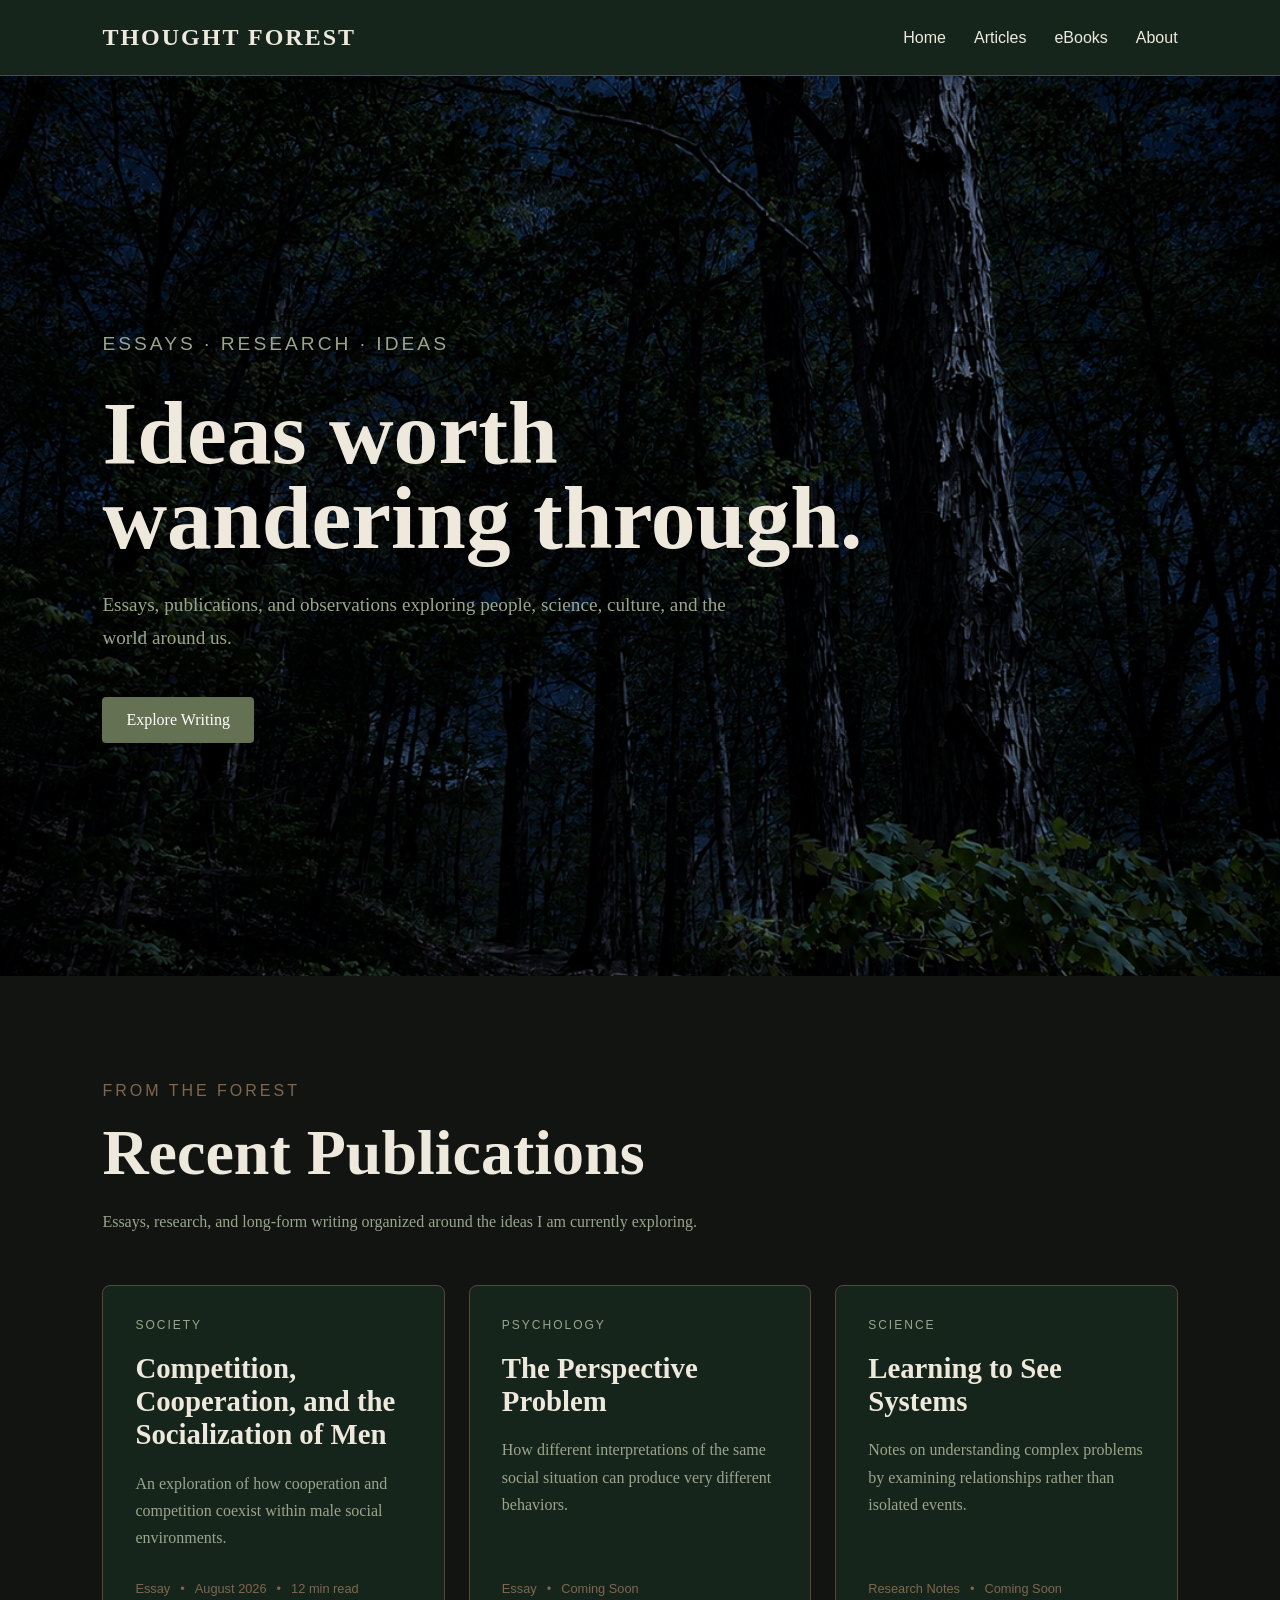
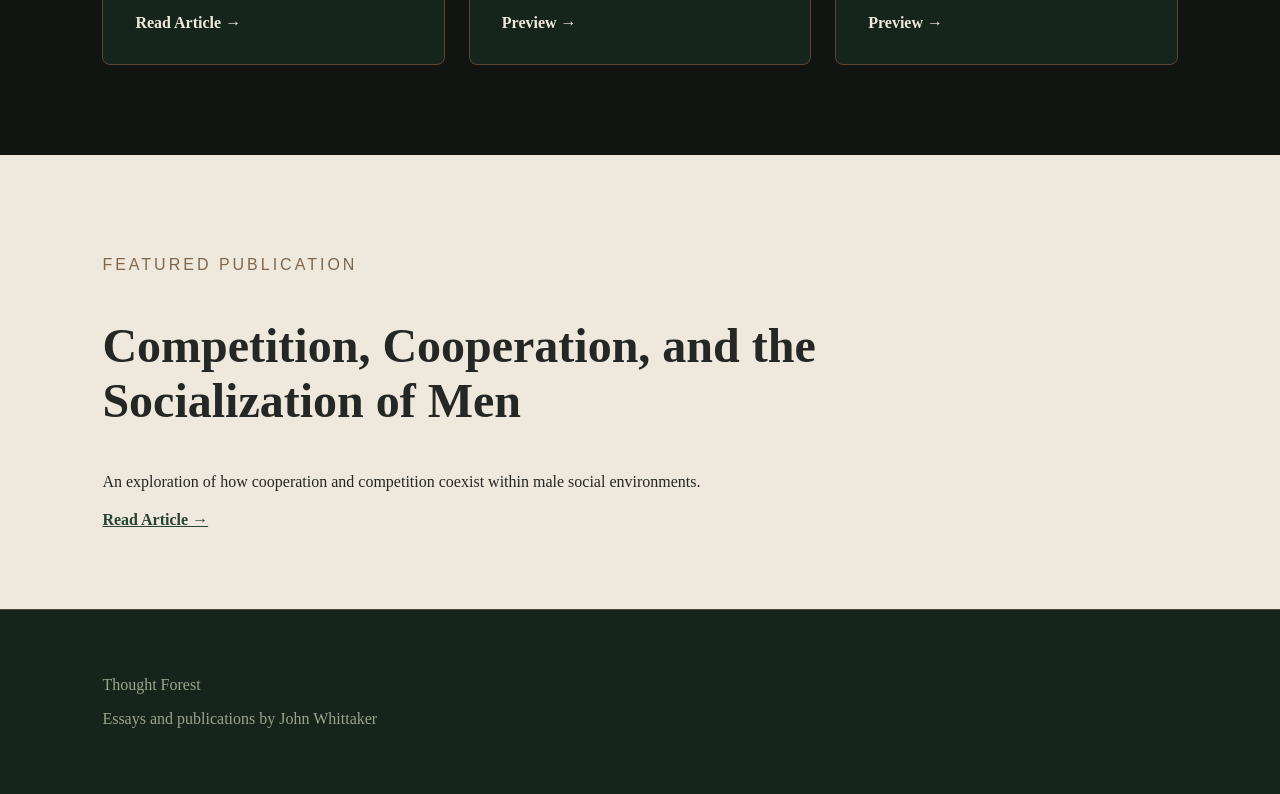
<file: index.html>
<!DOCTYPE html>
<html lang="en">
<head>
  <meta charset="UTF-8">
  <meta name="viewport" content="width=device-width, initial-scale=1.0">
  <title>Thought Forest</title>

  <link rel="stylesheet" href="colors.css">
</head>

<body>

  <header>
    <h1>Thought Forest</h1>

    <nav>
      <a href="index.html">Home</a>
      <a href="articles.html">Articles</a>
      <a href="ebooks.html">eBooks</a>
      <a href="about.html">About</a>
    </nav>
  </header>

  <main>

    <section class="hero">
      <p class="eyebrow">Essays · Research · Ideas</p>

      <h2>Ideas worth wandering through.</h2>

      <p>
        Essays, publications, and observations exploring
        people, science, culture, and the world around us.
      </p>

      <a class="button" href="articles.html">
        Explore Writing
      </a>
    </section>

<!--publications and articles--> 
    
    <section class="publications">

  <div class="section-heading">
    <p class="eyebrow">From the Forest</p>
    <h2>Recent Publications</h2>
    <p>
      Essays, research, and long-form writing organized
      around the ideas I am currently exploring.
    </p>
  </div>

  <div class="article-grid">

    <article class="article-card">
      <p class="article-topic">Society</p>

      <h3>
        Competition, Cooperation, and the Socialization of Men
      </h3>

      <p class="article-description">
        An exploration of how cooperation and competition
        coexist within male social environments.
      </p>

      <div class="article-meta">
        <span>Essay</span>
        <span>August 2026</span>
        <span>12 min read</span>
      </div>

      <a href="articles/articleimportant.html">
        Read Article →
      </a>
    </article>


    <article class="article-card">
      <p class="article-topic">Psychology</p>

      <h3>
        The Perspective Problem
      </h3>

      <p class="article-description">
        How different interpretations of the same social
        situation can produce very different behaviors.
      </p>

      <div class="article-meta">
        <span>Essay</span>
        <span>Coming Soon</span>
      </div>

      <a href="#">
        Preview →
      </a>
    </article>


    <article class="article-card">
      <p class="article-topic">Science</p>

      <h3>
        Learning to See Systems
      </h3>

      <p class="article-description">
        Notes on understanding complex problems by examining
        relationships rather than isolated events.
      </p>

      <div class="article-meta">
        <span>Research Notes</span>
        <span>Coming Soon</span>
      </div>

      <a href="#">
        Preview →
      </a>
    </article>

  </div>

</section>

<!--end of articles, beginning of featured-->
    
    <section class="featured">
      <p class="eyebrow">Featured Publication</p>

      <h2>
        Competition, Cooperation, and the Socialization of Men
      </h2>

      <p>
        An exploration of how cooperation and competition
        coexist within male social environments.
      </p>

      <a href="#">
        Read Article →
      </a>
    </section>

  </main>

  <footer>
    <p>Thought Forest</p>
    <p>Essays and publications by John Whittaker</p>
  </footer>

</body>
</html>
</file>
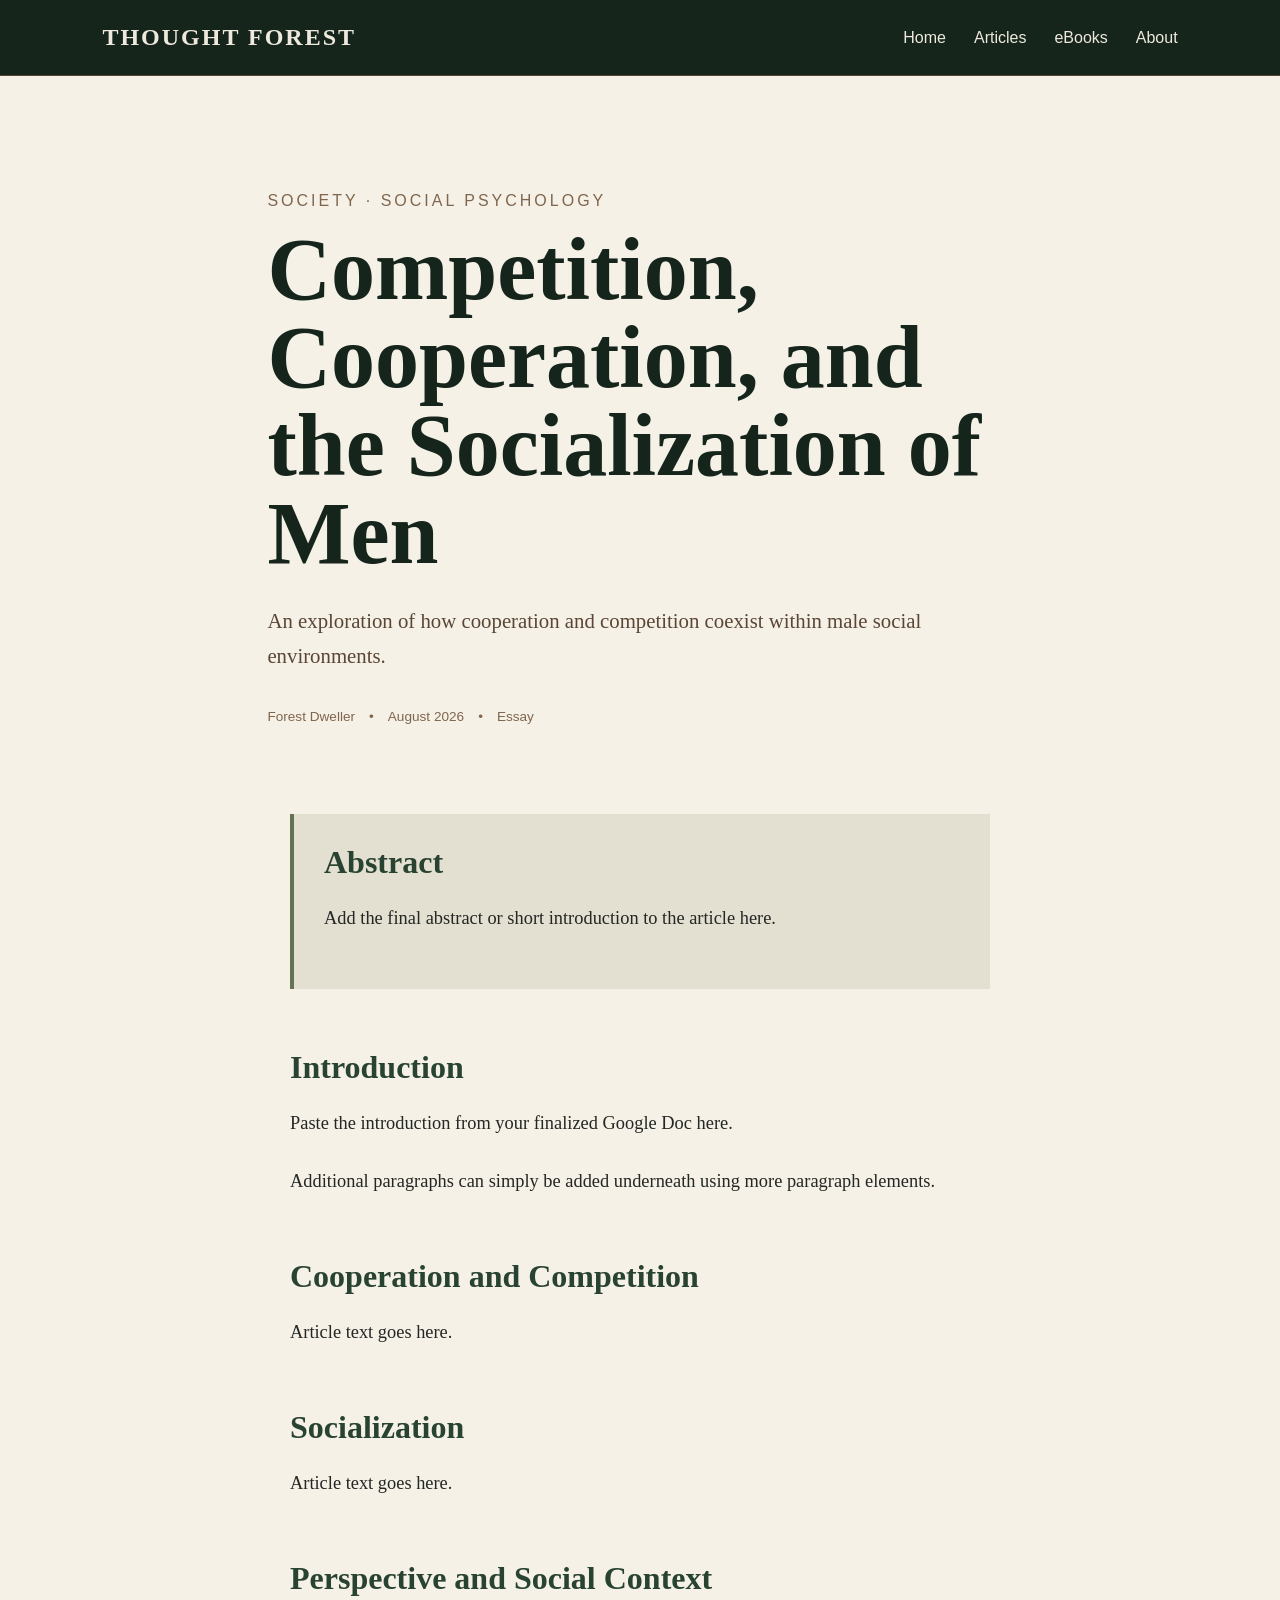
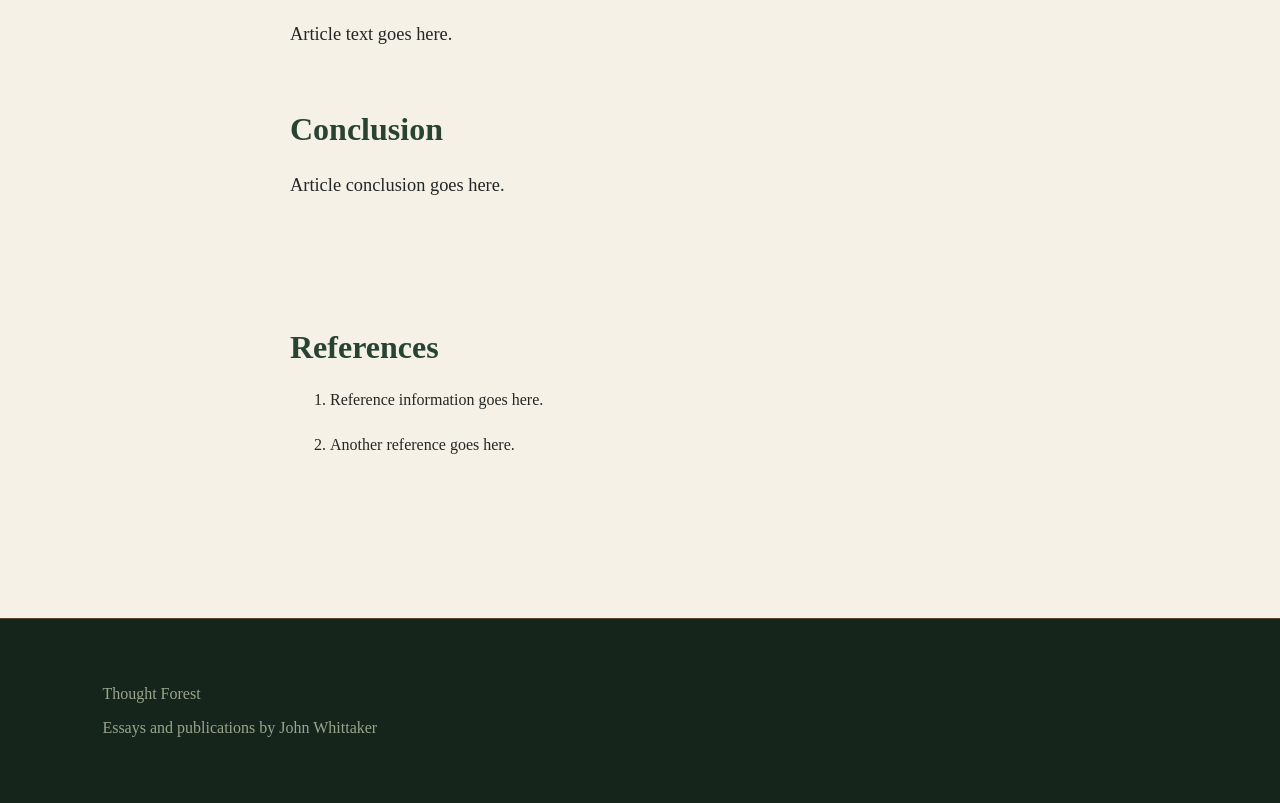
<file: articles/articleimportant.html>
<!DOCTYPE html>
<html lang="en">

<head>
  <meta charset="UTF-8">

  <meta
    name="viewport"
    content="width=device-width, initial-scale=1.0"
  >

  <title>
    Competition, Cooperation, and the Socialization of Men | Thought Forest
  </title>

  <link rel="stylesheet" href="../colors.css">
</head>


<body>

  <header>
    <h1>
      <a href="../index.html">Thought Forest</a>
    </h1>

    <nav>
      <a href="../index.html">Home</a>
      <a href="../articles.html">Articles</a>
      <a href="../ebooks.html">eBooks</a>
      <a href="../about.html">About</a>
    </nav>
  </header>


  <main>

    <article class="publication-page">

      <div class="article-header">

        <p class="eyebrow">
          Society · Social Psychology
        </p>

        <h1>
          Competition, Cooperation,
          and the Socialization of Men
        </h1>

        <p class="article-subtitle">
          An exploration of how cooperation and competition
          coexist within male social environments.
        </p>

        <div class="article-byline">
          <span>Forest Dweller</span>
          <span>August 2026</span>
          <span>Essay</span>
        </div>

      </div>


      <div class="article-body">

        <section class="abstract">

          <h2>Abstract</h2>

          <p>
            Add the final abstract or short introduction
            to the article here.
          </p>

        </section>


        <section>

          <h2>Introduction</h2>

          <p>
            Paste the introduction from your finalized
            Google Doc here.
          </p>

          <p>
            Additional paragraphs can simply be added
            underneath using more paragraph elements.
          </p>

        </section>


        <section>

          <h2>Cooperation and Competition</h2>

          <p>
            Article text goes here.
          </p>

        </section>


        <section>

          <h2>Socialization</h2>

          <p>
            Article text goes here.
          </p>

        </section>


        <section>

          <h2>Perspective and Social Context</h2>

          <p>
            Article text goes here.
          </p>

        </section>


        <section>

          <h2>Conclusion</h2>

          <p>
            Article conclusion goes here.
          </p>

        </section>


        <section class="references">

          <h2>References</h2>

          <ol>
            <li>
              Reference information goes here.
            </li>

            <li>
              Another reference goes here.
            </li>
          </ol>

        </section>

      </div>

    </article>

  </main>


  <footer>
    <p>Thought Forest</p>

    <p>
      Essays and publications by John Whittaker
    </p>
  </footer>

</body>

</html>
</file>
<file: colors.css>
:root {
  --forest-deep: #16251c;
  --forest: #294332;
  --moss: #657153;
  --sage: #9aa58b;

  --bark: #5b4635;
  --earth: #80664d;

  --charcoal: #242724;
  --black: #111411;

  --paper: #eee9dc;
  --cream: #f5f1e7;
}

* {
  box-sizing: border-box;
}

body {
  margin: 0;

  background: var(--black);
  color: var(--paper);

  font-family: Georgia, serif;
}

body > header {
  display: flex;
  justify-content: space-between;
  align-items: center;

  padding: 24px 8%;

  background: var(--forest-deep);
  border-bottom: 1px solid var(--bark);
}

body > header h1 {
  margin: 0;

  font-size: 1.5rem;
  letter-spacing: 2px;
  text-transform: uppercase;
}

nav {
  display: flex;
  gap: 28px;
}

nav a {
  color: var(--paper);
  text-decoration: none;

  font-family: Arial, sans-serif;
}

nav a:hover {
  color: var(--sage);
}

.hero {
  min-height: 70vh;

  display: flex;
  flex-direction: column;
  justify-content: center;

  padding: 8%;

  background: url("images/forest-night.jpg")
    center/cover no-repeat;
    min-height:100vh;
    position: relative;
}

.hero h2 {
  max-width: 800px;

  margin: 10px 0;

  font-size: clamp(3rem, 7vw, 6rem);
  line-height: 0.95;
}

.hero p {
  max-width: 650px;

  font-size: 1.2rem;
  line-height: 1.7;

  color: var(--sage);
}

.eyebrow {
  font-family: Arial, sans-serif;

  text-transform: uppercase;
  letter-spacing: 3px;

  color: var(--earth);
}

.button {
  width: fit-content;

  margin-top: 24px;
  padding: 14px 24px;

  background: var(--moss);
  color: white;

  text-decoration: none;

  border-radius: 4px;
}

.featured {
  padding: 80px 8%;

  background: var(--paper);
  color: var(--charcoal);
}

.featured h2 {
  max-width: 800px;

  font-size: 3rem;
}

.featured p {
  max-width: 650px;

  line-height: 1.7;
}

.featured a {
  color: var(--forest);
  font-weight: bold;
}

.publications {
  padding: 90px 8%;
  background: var(--black);
}

.section-heading {
  max-width: 700px;
  margin-bottom: 50px;
}

.section-heading h2 {
  margin: 8px 0 18px;

  font-size: clamp(2.4rem, 5vw, 4rem);
}

.section-heading > p:last-child {
  color: var(--sage);
  line-height: 1.7;
}

.article-grid {
  display: grid;

  grid-template-columns:
    repeat(3, minmax(0, 1fr));

  gap: 24px;
}

.article-card {
  display: flex;
  flex-direction: column;

  min-height: 380px;

  padding: 32px;

  background: var(--forest-deep);

  border: 1px solid var(--bark);
  border-radius: 8px;
}

.article-topic {
  margin: 0 0 20px;

  color: var(--sage);

  font-family: Arial, sans-serif;

  font-size: 0.75rem;
  letter-spacing: 2px;

  text-transform: uppercase;
}

.article-card h3 {
  margin: 0 0 18px;

  font-size: 1.8rem;
  line-height: 1.15;
}

.article-description {
  margin: 0;

  color: var(--sage);

  line-height: 1.7;
}

.article-meta {
  display: flex;
  flex-wrap: wrap;

  gap: 10px;

  margin-top: auto;
  padding-top: 30px;

  color: var(--earth);

  font-family: Arial, sans-serif;
  font-size: 0.8rem;
}

.article-meta span:not(:last-child)::after {
  content: "•";
  margin-left: 10px;
}

.article-card > a {
  margin-top: 18px;

  color: var(--paper);
  text-decoration: none;

  font-weight: bold;
}

.article-card > a:hover {
  color: var(--sage);
}

@media (max-width: 850px) {

  .article-grid {
    grid-template-columns: 1fr;
  }

}

body > header h1 a {
  color: var(--paper);
  text-decoration: none;
}


/* ARTICLE PAGE */

.publication-page {
  background: var(--cream);
  color: var(--charcoal);
}


.article-header {
  display: block;
  
  max-width: 950px;

  margin: 0 auto;
  padding: 100px 8% 70px;

  background: var(--cream);
  border: none;
}


.article-header h1 {
  margin: 15px 0 25px;

  font-size: clamp(3rem, 7vw, 5.5rem);
  line-height: 1;

  color: var(--forest-deep);
}


.article-subtitle {
  max-width: 700px;

  font-size: 1.3rem;
  line-height: 1.7;

  color: var(--bark);
}


.article-byline {
  display: flex;
  flex-wrap: wrap;
  gap: 14px;

  margin-top: 35px;

  font-family: Arial, sans-serif;
  font-size: 0.85rem;

  color: var(--earth);
}


.article-byline span:not(:last-child)::after {
  content: "•";
  margin-left: 14px;
}


.article-body {
  max-width: 760px;

  margin: 0 auto;
  padding: 20px 30px 100px;
}


.article-body section {
  margin-bottom: 60px;
}


.article-body h2 {
  margin-bottom: 20px;

  font-size: 2rem;

  color: var(--forest);
}


.article-body p {
  margin-bottom: 24px;

  font-size: 1.15rem;
  line-height: 1.85;
}


.abstract {
  padding: 30px;

  background: #e3dfd1;

  border-left: 4px solid var(--moss);
}


.abstract h2 {
  margin-top: 0;
}


.references {
  padding-top: 40px;

  border-top: 1px solid var(--sand);
}


.references li {
  margin-bottom: 18px;

  line-height: 1.7;
}

footer {
  padding: 50px 8%;

  background: var(--forest-deep);
  color: var(--sage);

  border-top: 1px solid var(--bark);
}
</file>
